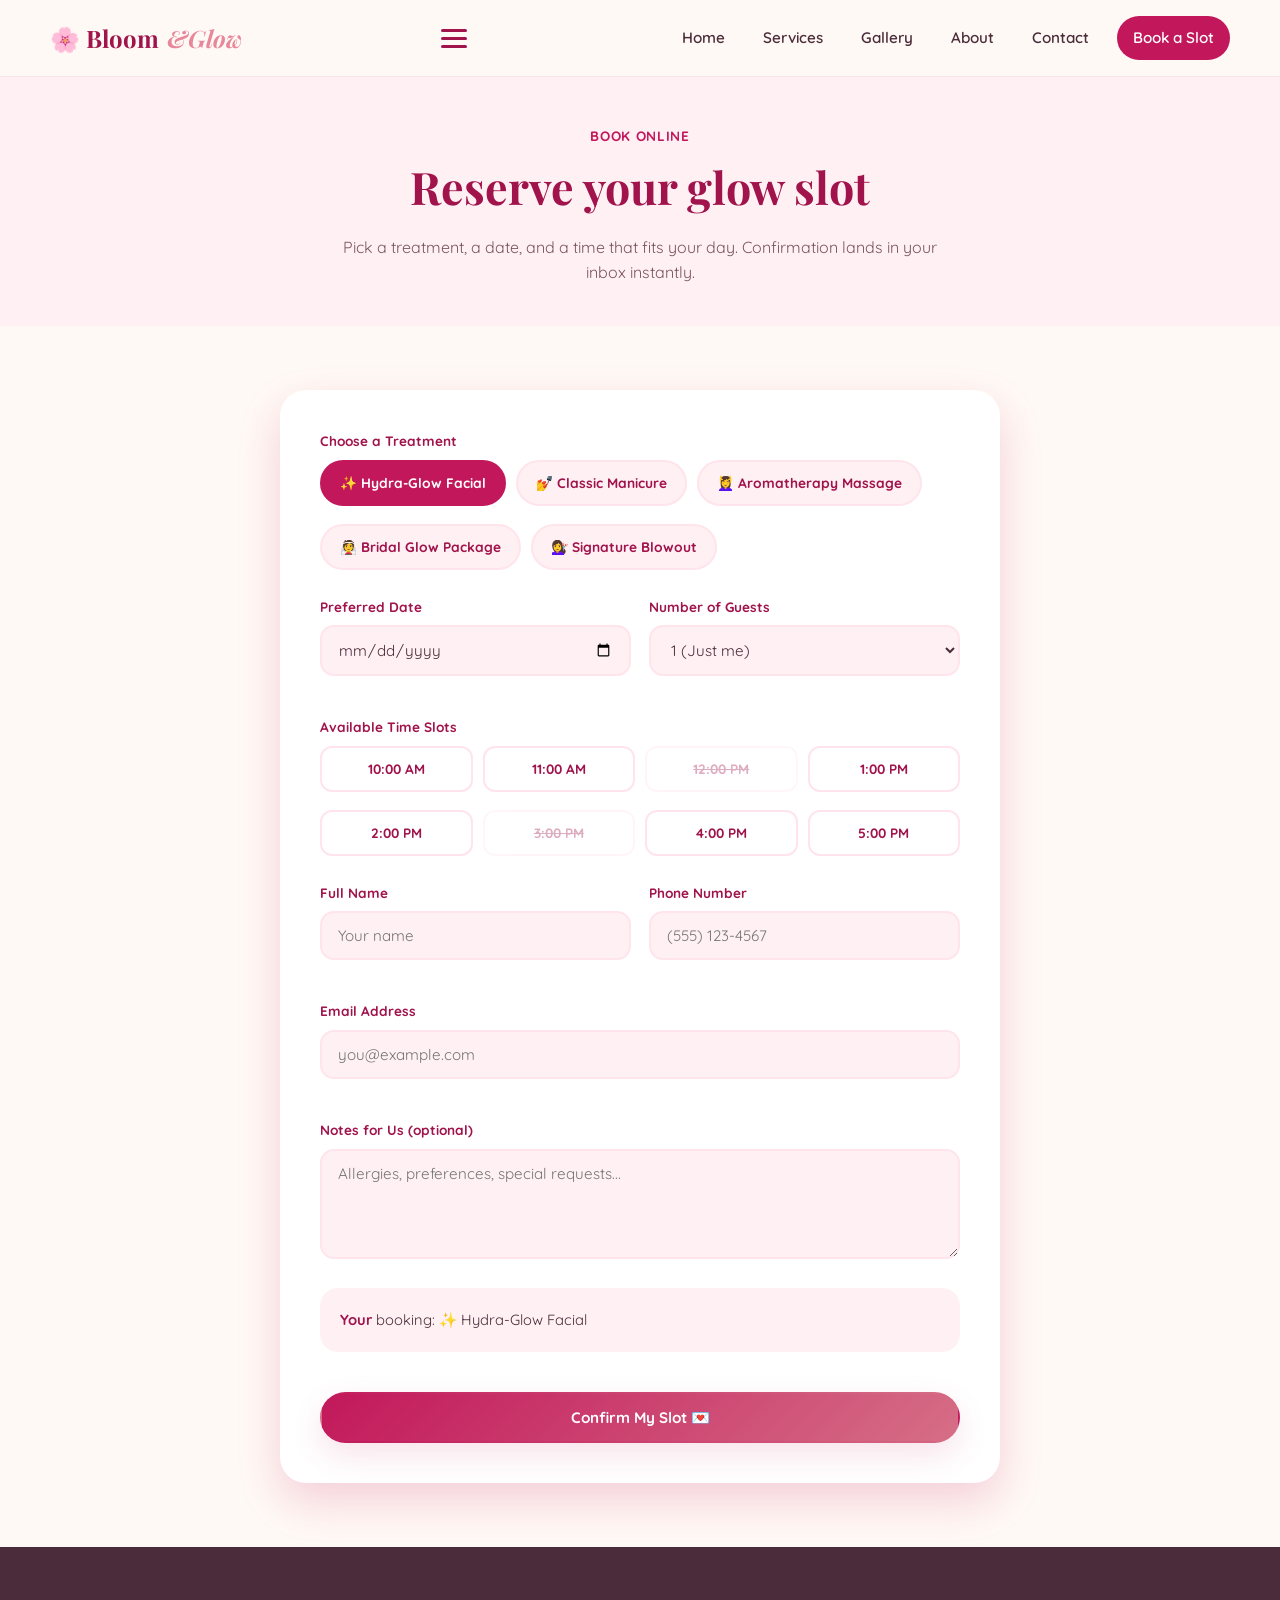
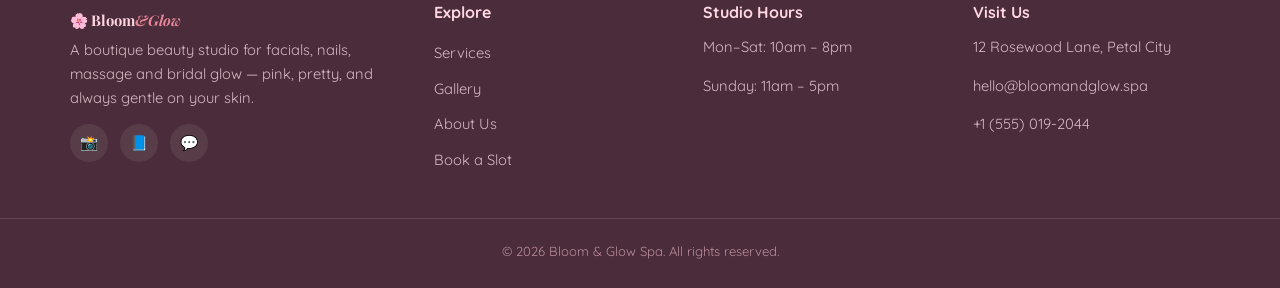
<file: book.html>
<!DOCTYPE html>
<html lang="en">
<head>
<meta charset="UTF-8">
<meta name="viewport" content="width=device-width, initial-scale=1.0">
<title>Book a Slot — Bloom & Glow Spa</title>
<meta name="description" content="Book your appointment at Bloom & Glow Spa in under a minute — choose your treatment, date and time.">
<link rel="stylesheet" href="assets/css/style.css">
</head>
<body>

<header class="site-header">
  <div class="container nav-wrap">
    <a href="index.html" class="logo">🌸 Bloom<span class="bloom">&Glow</span></a>
    <button class="nav-toggle" aria-label="Toggle navigation" aria-expanded="false">
      <span></span><span></span><span></span>
    </button>
    <nav class="nav-menu">
      <a href="index.html">Home</a>
      <a href="services.html">Services</a>
      <a href="gallery.html">Gallery</a>
      <a href="about.html">About</a>
      <a href="contact.html">Contact</a>
      <a href="book.html" class="nav-cta">Book a Slot</a>
    </nav>
  </div>
</header>

<main>
  <section class="page-hero section-alt">
    <div class="container">
      <p class="breadcrumb">Book Online</p>
      <h1>Reserve your glow slot</h1>
      <p style="max-width:60ch;margin:0 auto;color:#7a5563;">Pick a treatment, a date, and a time that fits your day. Confirmation lands in your inbox instantly.</p>
    </div>
  </section>

  <section>
    <div class="container" style="max-width:760px;">
      <div class="form-card">

        <form id="bookingForm" novalidate>

          <div class="form-row">
            <div class="field">
              <label>Choose a Treatment</label>
              <div class="pill-select">
                <input type="radio" name="service" id="svc1" value="Hydra-Glow Facial" checked>
                <label for="svc1">✨ Hydra-Glow Facial</label>

                <input type="radio" name="service" id="svc2" value="Classic Manicure">
                <label for="svc2">💅 Classic Manicure</label>

                <input type="radio" name="service" id="svc3" value="Aromatherapy Massage">
                <label for="svc3">💆‍♀️ Aromatherapy Massage</label>

                <input type="radio" name="service" id="svc4" value="Bridal Glow Package">
                <label for="svc4">👰 Bridal Glow Package</label>

                <input type="radio" name="service" id="svc5" value="Signature Blowout">
                <label for="svc5">💇‍♀️ Signature Blowout</label>
              </div>
            </div>
          </div>

          <div class="form-row two">
            <div class="field">
              <label for="bookingDate">Preferred Date</label>
              <input type="date" id="bookingDate" name="date" required>
              <div class="error-msg"></div>
            </div>
            <div class="field">
              <label for="bookingGuests">Number of Guests</label>
              <select id="bookingGuests" name="guests">
                <option>1 (Just me)</option>
                <option>2</option>
                <option>3</option>
                <option>4+</option>
              </select>
            </div>
          </div>

          <div class="form-row">
            <div class="field">
              <label>Available Time Slots</label>
              <div class="slot-grid">
                <input type="radio" name="slot" id="s1" value="10:00 AM">
                <label for="s1">10:00 AM</label>

                <input type="radio" name="slot" id="s2" value="11:00 AM">
                <label for="s2">11:00 AM</label>

                <input type="radio" name="slot" id="s3" value="12:00 PM" disabled>
                <label for="s3">12:00 PM</label>

                <input type="radio" name="slot" id="s4" value="1:00 PM">
                <label for="s4">1:00 PM</label>

                <input type="radio" name="slot" id="s5" value="2:00 PM">
                <label for="s5">2:00 PM</label>

                <input type="radio" name="slot" id="s6" value="3:00 PM" disabled>
                <label for="s6">3:00 PM</label>

                <input type="radio" name="slot" id="s7" value="4:00 PM">
                <label for="s7">4:00 PM</label>

                <input type="radio" name="slot" id="s8" value="5:00 PM">
                <label for="s8">5:00 PM</label>
              </div>
            </div>
          </div>

          <div class="form-row two">
            <div class="field">
              <label for="bookingName">Full Name</label>
              <input type="text" id="bookingName" name="name" required placeholder="Your name">
              <div class="error-msg"></div>
            </div>
            <div class="field">
              <label for="bookingPhone">Phone Number</label>
              <input type="tel" id="bookingPhone" name="phone" required placeholder="(555) 123-4567">
              <div class="error-msg"></div>
            </div>
          </div>

          <div class="form-row">
            <div class="field">
              <label for="bookingEmail">Email Address</label>
              <input type="email" id="bookingEmail" name="email" required placeholder="you@example.com">
              <div class="error-msg"></div>
            </div>
          </div>

          <div class="form-row">
            <div class="field">
              <label for="bookingNotes">Notes for Us (optional)</label>
              <textarea id="bookingNotes" name="notes" placeholder="Allergies, preferences, special requests..."></textarea>
            </div>
          </div>

          <div class="booking-summary" id="bookingSummary"></div>

          <button type="submit" class="btn btn-primary btn-block mt-lg">Confirm My Slot 💌</button>
        </form>

        <div class="form-success" id="bookingSuccess">
          <div class="check">✓</div>
          <h3>You're all booked!</h3>
          <p style="color:#7a5563;">A confirmation email is on its way. We can't wait to pamper you.</p>
          <a href="index.html" class="btn btn-outline mt-lg">Back to Home</a>
        </div>

      </div>
    </div>
  </section>
</main>

<footer class="site-footer">
  <div class="container footer-grid">
    <div>
      <a href="index.html" class="logo">🌸 Bloom<span class="bloom">&Glow</span></a>
      <p>A boutique beauty studio for facials, nails, massage and bridal glow — pink, pretty, and always gentle on your skin.</p>
      <div class="footer-social">
        <a href="#" aria-label="Instagram">📸</a>
        <a href="#" aria-label="Facebook">📘</a>
        <a href="#" aria-label="WhatsApp">💬</a>
      </div>
    </div>
    <div>
      <h4>Explore</h4>
      <a href="services.html">Services</a>
      <a href="gallery.html">Gallery</a>
      <a href="about.html">About Us</a>
      <a href="book.html">Book a Slot</a>
    </div>
    <div>
      <h4>Studio Hours</h4>
      <p>Mon–Sat: 10am – 8pm</p>
      <p>Sunday: 11am – 5pm</p>
    </div>
    <div>
      <h4>Visit Us</h4>
      <p>12 Rosewood Lane, Petal City</p>
      <p>hello@bloomandglow.spa</p>
      <p>+1 (555) 019-2044</p>
    </div>
  </div>
  <div class="footer-bottom">© <span class="year"></span> Bloom & Glow Spa. All rights reserved.</div>
</footer>

<script src="assets/js/script.js"></script>
</body>
</html>
</file>
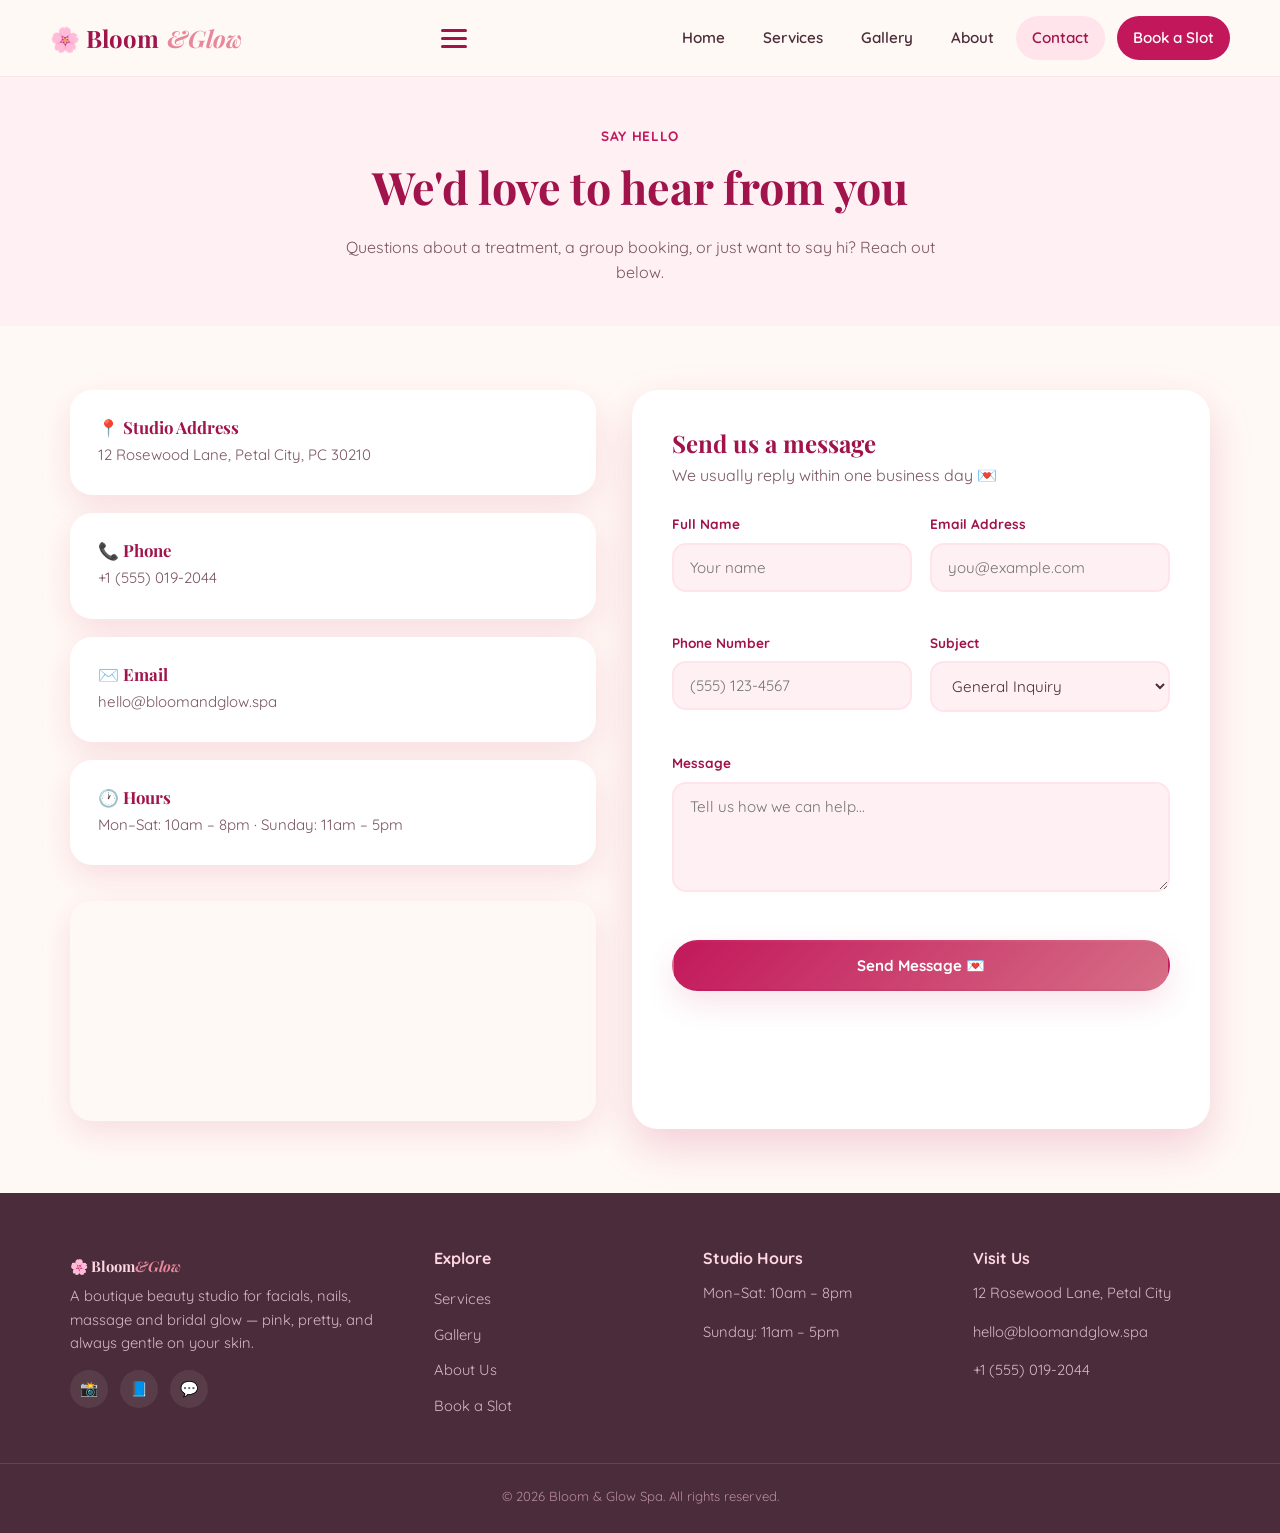
<file: contact.html>
<!DOCTYPE html>
<html lang="en">
<head>
<meta charset="UTF-8">
<meta name="viewport" content="width=device-width, initial-scale=1.0">
<title>Contact — Bloom & Glow Spa</title>
<meta name="description" content="Get in touch with Bloom & Glow Spa — visit us, call, or send a message.">
<link rel="stylesheet" href="assets/css/style.css">
</head>
<body>

<header class="site-header">
  <div class="container nav-wrap">
    <a href="index.html" class="logo">🌸 Bloom<span class="bloom">&Glow</span></a>
    <button class="nav-toggle" aria-label="Toggle navigation" aria-expanded="false">
      <span></span><span></span><span></span>
    </button>
    <nav class="nav-menu">
      <a href="index.html">Home</a>
      <a href="services.html">Services</a>
      <a href="gallery.html">Gallery</a>
      <a href="about.html">About</a>
      <a href="contact.html">Contact</a>
      <a href="book.html" class="nav-cta">Book a Slot</a>
    </nav>
  </div>
</header>

<main>
  <section class="page-hero section-alt">
    <div class="container">
      <p class="breadcrumb">Say Hello</p>
      <h1>We'd love to hear from you</h1>
      <p style="max-width:60ch;margin:0 auto;color:#7a5563;">Questions about a treatment, a group booking, or just want to say hi? Reach out below.</p>
    </div>
  </section>

  <section>
    <div class="container">
      <div class="contact-grid">

        <div>
          <div class="info-card">
            <h3>📍 Studio Address</h3>
            <p>12 Rosewood Lane, Petal City, PC 30210</p>
          </div>
          <div class="info-card">
            <h3>📞 Phone</h3>
            <p>+1 (555) 019-2044</p>
          </div>
          <div class="info-card">
            <h3>✉️ Email</h3>
            <p>hello@bloomandglow.spa</p>
          </div>
          <div class="info-card">
            <h3>🕐 Hours</h3>
            <p>Mon–Sat: 10am – 8pm · Sunday: 11am – 5pm</p>
          </div>
          <iframe class="map-frame" title="Studio location map" loading="lazy"
            src="https://maps.google.com/maps?q=New%20York&t=&z=13&ie=UTF8&iwloc=&output=embed"></iframe>
        </div>

        <div class="form-card">
          <h2 style="margin-bottom:6px;">Send us a message</h2>
          <p style="color:#7a5563;margin-bottom:24px;">We usually reply within one business day 💌</p>

          <form id="contactForm" novalidate>
            <div class="form-row two">
              <div class="field">
                <label for="cName">Full Name</label>
                <input type="text" id="cName" name="name" required placeholder="Your name">
                <div class="error-msg"></div>
              </div>
              <div class="field">
                <label for="cEmail">Email Address</label>
                <input type="email" id="cEmail" name="email" required placeholder="you@example.com">
                <div class="error-msg"></div>
              </div>
            </div>
            <div class="form-row two">
              <div class="field">
                <label for="cPhone">Phone Number</label>
                <input type="tel" id="cPhone" name="phone" placeholder="(555) 123-4567">
                <div class="error-msg"></div>
              </div>
              <div class="field">
                <label for="cSubject">Subject</label>
                <select id="cSubject" name="subject">
                  <option>General Inquiry</option>
                  <option>Booking Question</option>
                  <option>Bridal Package</option>
                  <option>Feedback</option>
                </select>
                <div class="error-msg"></div>
              </div>
            </div>
            <div class="form-row">
              <div class="field">
                <label for="cMessage">Message</label>
                <textarea id="cMessage" name="message" required placeholder="Tell us how we can help..."></textarea>
                <div class="error-msg"></div>
              </div>
            </div>
            <button type="submit" class="btn btn-primary btn-block">Send Message 💌</button>
          </form>

          <div class="form-success" id="contactSuccess">
            <div class="check">✓</div>
            <h3>Message sent!</h3>
            <p style="color:#7a5563;">Thanks for reaching out — our team will get back to you within one business day.</p>
          </div>
        </div>

      </div>
    </div>
  </section>
</main>

<footer class="site-footer">
  <div class="container footer-grid">
    <div>
      <a href="index.html" class="logo">🌸 Bloom<span class="bloom">&Glow</span></a>
      <p>A boutique beauty studio for facials, nails, massage and bridal glow — pink, pretty, and always gentle on your skin.</p>
      <div class="footer-social">
        <a href="#" aria-label="Instagram">📸</a>
        <a href="#" aria-label="Facebook">📘</a>
        <a href="#" aria-label="WhatsApp">💬</a>
      </div>
    </div>
    <div>
      <h4>Explore</h4>
      <a href="services.html">Services</a>
      <a href="gallery.html">Gallery</a>
      <a href="about.html">About Us</a>
      <a href="book.html">Book a Slot</a>
    </div>
    <div>
      <h4>Studio Hours</h4>
      <p>Mon–Sat: 10am – 8pm</p>
      <p>Sunday: 11am – 5pm</p>
    </div>
    <div>
      <h4>Visit Us</h4>
      <p>12 Rosewood Lane, Petal City</p>
      <p>hello@bloomandglow.spa</p>
      <p>+1 (555) 019-2044</p>
    </div>
  </div>
  <div class="footer-bottom">© <span class="year"></span> Bloom & Glow Spa. All rights reserved.</div>
</footer>

<script src="assets/js/script.js"></script>
</body>
</html>
</file>
<file: assets/css/style.css>
/* ============================================
   BLOOM & GLOW SPA — Stylesheet
   Palette: blush #FFE4EC · rose #E8879A · berry #C2185B
            plum #4A2C3A · gold #D4A574 · cream #FFF9F5
   Type: Playfair Display (display) + Quicksand (body/nav)
   ============================================ */

@import url('https://fonts.googleapis.com/css2?family=Playfair+Display:ital,wght@0,500;0,600;0,700;1,500&family=Quicksand:wght@400;500;600;700&display=swap');

:root{
  --blush:#FFE4EC;
  --blush-soft:#FFF0F4;
  --rose:#E8879A;
  --rose-deep:#D66E86;
  --berry:#C2185B;
  --berry-dark:#A0134B;
  --plum:#4A2C3A;
  --gold:#D4A574;
  --cream:#FFF9F5;
  --white:#FFFFFF;

  --font-display:'Playfair Display', Georgia, serif;
  --font-body:'Quicksand', 'Segoe UI', sans-serif;

  --radius-petal: 42% 58% 65% 35% / 45% 40% 60% 55%;
  --radius-petal-2: 60% 40% 35% 65% / 55% 45% 55% 45%;
  --shadow-soft: 0 12px 32px rgba(194, 24, 91, 0.12);
  --shadow-lift: 0 18px 44px rgba(194, 24, 91, 0.18);
}

*, *::before, *::after{ box-sizing: border-box; }
html{ scroll-behavior: smooth; }
body{
  margin:0;
  font-family: var(--font-body);
  color: var(--plum);
  background: var(--cream);
  line-height: 1.6;
  -webkit-font-smoothing: antialiased;
}
img{ max-width:100%; display:block; }
a{ color:inherit; text-decoration:none; }
ul{ list-style:none; margin:0; padding:0; }
h1,h2,h3,h4{
  font-family: var(--font-display);
  color: var(--berry-dark);
  margin: 0 0 .5em;
  line-height: 1.15;
}
p{ margin:0 0 1em; }
.container{
  width:100%;
  max-width: 1180px;
  margin: 0 auto;
  padding: 0 20px;
}
section{ padding: 64px 0; position:relative; }

/* focus visibility */
a:focus-visible, button:focus-visible, input:focus-visible, textarea:focus-visible, select:focus-visible{
  outline: 3px solid var(--gold);
  outline-offset: 3px;
}

/* ---------- reduced motion ---------- */
@media (prefers-reduced-motion: reduce){
  *{ animation-duration: 0.001ms !important; animation-iteration-count: 1 !important; transition-duration: 0.001ms !important; scroll-behavior:auto !important; }
}

/* ---------- eyebrow / kicker ---------- */
.eyebrow{
  display:inline-flex;
  align-items:center;
  gap:8px;
  font-family: var(--font-body);
  font-weight:700;
  letter-spacing:.14em;
  text-transform:uppercase;
  font-size: .74rem;
  color: var(--berry);
  margin-bottom: 14px;
}
.eyebrow::before{
  content:"";
  width:22px; height:2px;
  background: var(--gold);
  display:inline-block;
  border-radius:2px;
}

/* ---------- buttons ---------- */
.btn{
  display:inline-flex;
  align-items:center;
  justify-content:center;
  gap:8px;
  font-family: var(--font-body);
  font-weight:700;
  font-size:.95rem;
  padding: 14px 30px;
  border-radius: 999px;
  border: 2px solid transparent;
  cursor:pointer;
  transition: transform .25s ease, box-shadow .25s ease, background .25s ease, color .25s ease;
}
.btn-primary{
  background: linear-gradient(135deg, var(--berry), var(--rose-deep));
  color: var(--white);
  box-shadow: var(--shadow-soft);
}
.btn-primary:hover{ transform: translateY(-2px); box-shadow: var(--shadow-lift); }
.btn-outline{
  background: transparent;
  border-color: var(--berry);
  color: var(--berry);
}
.btn-outline:hover{ background: var(--berry); color: var(--white); transform: translateY(-2px); }
.btn-block{ width:100%; }

/* ============ HEADER / NAV ============ */
.site-header{
  position: sticky; top:0; z-index: 200;
  background: rgba(255, 249, 245, 0.92);
  backdrop-filter: blur(8px);
  border-bottom: 1px solid rgba(194,24,91,0.08);
}
.nav-wrap{
  display:flex;
  align-items:center;
  justify-content:space-between;
  padding: 16px 0;
}
.logo{
  font-family: var(--font-display);
  font-weight:700;
  font-size: 1.5rem;
  color: var(--berry-dark);
  display:flex;
  align-items:center;
  gap:8px;
}
.logo span.bloom{ color: var(--rose); font-style:italic; }
.nav-toggle{
  display:flex;
  flex-direction:column;
  gap:5px;
  background:none;
  border:none;
  cursor:pointer;
  padding:8px;
  z-index: 210;
}
.nav-toggle span{
  width:26px; height:3px; border-radius:3px;
  background: var(--berry-dark);
  transition: transform .3s ease, opacity .3s ease;
}
.nav-toggle.open span:nth-child(1){ transform: translateY(8px) rotate(45deg); }
.nav-toggle.open span:nth-child(2){ opacity:0; }
.nav-toggle.open span:nth-child(3){ transform: translateY(-8px) rotate(-45deg); }

.nav-menu{
  display:flex;
  gap:6px;
  align-items:center;
}
.nav-menu a{
  font-weight:600;
  font-size:.95rem;
  padding: 10px 16px;
  border-radius: 999px;
  color: var(--plum);
  transition: background .2s ease, color .2s ease;
  white-space:nowrap;
}
.nav-menu a:hover, .nav-menu a.active{
  background: var(--blush);
  color: var(--berry-dark);
}
.nav-menu a.nav-cta{
  background: var(--berry);
  color: var(--white);
  margin-left:6px;
}
.nav-menu a.nav-cta:hover{ background: var(--berry-dark); color:var(--white); }

@media (max-width: 860px){
  .nav-toggle{ display:flex; }
  .nav-menu{
    position: fixed;
    top:0; right:0;
    height:100vh;
    width: min(78vw, 320px);
    background: var(--cream);
    flex-direction:column;
    align-items:stretch;
    padding: 90px 26px 26px;
    box-shadow: -10px 0 40px rgba(74,44,58,0.18);
    transform: translateX(100%);
    transition: transform .35s ease;
    gap:10px;
  }
  .nav-menu.open{ transform: translateX(0); }
  .nav-menu a{ text-align:left; padding:14px 16px; font-size:1.05rem; }
  .nav-menu a.nav-cta{ margin-left:0; margin-top:8px; text-align:center; }
}

/* ============ HERO ============ */
.hero{
  padding: 56px 0 70px;
  overflow:hidden;
  position:relative;
}
.hero .container{
  display:grid;
  grid-template-columns: 1fr;
  gap: 40px;
  align-items:center;
}
.hero-copy h1{
  font-size: clamp(2.2rem, 6vw, 3.4rem);
}
.hero-copy h1 em{
  font-style:italic;
  color: var(--rose);
}
.hero-copy p.lede{
  font-size:1.08rem;
  max-width: 46ch;
  color: #6b4b58;
}
.hero-actions{
  display:flex; flex-wrap:wrap; gap:14px;
  margin-top: 26px;
}
.hero-stats{
  display:flex; gap:28px; margin-top:36px; flex-wrap:wrap;
}
.hero-stats div strong{
  display:block;
  font-family: var(--font-display);
  font-size:1.6rem;
  color: var(--berry-dark);
}
.hero-stats div span{
  font-size:.82rem;
  color:#8a6474;
  text-transform:uppercase;
  letter-spacing:.06em;
}
.hero-art{
  position:relative;
  min-height: 320px;
}
.petal-frame{
  width: 100%;
  max-width: 420px;
  margin: 0 auto;
  aspect-ratio: 1/1.05;
  border-radius: var(--radius-petal);
  overflow:hidden;
  box-shadow: var(--shadow-lift);
  position:relative;
  background: var(--blush);
}
.petal-frame img{ width:100%; height:100%; object-fit:cover; }
.floating-badge{
  position:absolute;
  bottom: -18px; left: -18px;
  background: var(--white);
  border-radius: 20px;
  padding: 14px 18px;
  box-shadow: var(--shadow-soft);
  display:flex; align-items:center; gap:10px;
  font-weight:700;
  font-size:.88rem;
  animation: float 5s ease-in-out infinite;
}
.floating-badge .dot{
  width:10px; height:10px; border-radius:50%;
  background: var(--gold);
}
@keyframes float{
  0%,100%{ transform: translateY(0); }
  50%{ transform: translateY(-10px); }
}

@media (min-width: 900px){
  .hero .container{ grid-template-columns: 1.05fr 0.95fr; }
}

/* petal scatter background decoration */
.petal-scatter{ position:absolute; inset:0; pointer-events:none; z-index:0; overflow:hidden; }
.petal-scatter i{
  position:absolute;
  width: 34px; height:34px;
  background: var(--rose);
  opacity:.18;
  border-radius: var(--radius-petal);
  animation: drift 14s ease-in-out infinite;
}
.petal-scatter i:nth-child(1){ top:8%; left:6%; width:50px; height:50px; animation-delay:0s;}
.petal-scatter i:nth-child(2){ top:60%; left:2%; width:26px; height:26px; animation-delay:2s; background:var(--gold);}
.petal-scatter i:nth-child(3){ top:20%; right:8%; width:40px; height:40px; animation-delay:4s;}
.petal-scatter i:nth-child(4){ bottom:10%; right:14%; width:60px; height:60px; animation-delay:1s; background:var(--gold);}
.petal-scatter i:nth-child(5){ top:40%; left:48%; width:20px; height:20px; animation-delay:3s;}
@keyframes drift{
  0%,100%{ transform: translateY(0) rotate(0deg); }
  50%{ transform: translateY(-18px) rotate(20deg); }
}

/* wave divider (signature) */
.wave-divider{
  display:block;
  width:100%;
  height: 70px;
  margin-top:-2px;
}
.section-alt{ background: var(--blush-soft); }

/* ============ SECTION HEADINGS ============ */
.section-head{
  text-align:center;
  max-width: 640px;
  margin: 0 auto 44px;
}
.section-head h2{ font-size: clamp(1.7rem, 4vw, 2.4rem); }
.section-head p{ color:#7a5563; }

/* ============ CARDS GRID (services preview / home) ============ */
.grid-3{
  display:grid;
  gap: 26px;
  grid-template-columns: 1fr;
}
@media (min-width:640px){ .grid-3{ grid-template-columns: repeat(2,1fr);} }
@media (min-width:960px){ .grid-3{ grid-template-columns: repeat(3,1fr);} }

.card{
  background: var(--white);
  border-radius: 22px;
  padding: 30px 26px;
  box-shadow: var(--shadow-soft);
  transition: transform .25s ease, box-shadow .25s ease;
  border: 1px solid rgba(194,24,91,0.06);
}
.card:hover{ transform: translateY(-6px); box-shadow: var(--shadow-lift); }
.card .icon-blob{
  width:56px; height:56px;
  border-radius: var(--radius-petal-2);
  background: var(--blush);
  display:flex; align-items:center; justify-content:center;
  font-size:1.5rem;
  margin-bottom:16px;
}
.card h3{ font-size:1.2rem; margin-bottom:8px; }
.card p{ color:#7a5563; font-size:.95rem; margin-bottom:0; }

/* ============ FOOTER ============ */
.site-footer{
  background: var(--plum);
  color: #f4dde5;
  padding: 56px 0 26px;
}
.footer-grid{
  display:grid;
  gap:32px;
  grid-template-columns: 1fr;
}
@media (min-width:760px){ .footer-grid{ grid-template-columns: 1.4fr 1fr 1fr 1fr; } }
.site-footer h4{ color:#ffd6e2; font-size:1rem; margin-bottom:14px; font-family: var(--font-body); font-weight:700;}
.site-footer .logo{ color:#ffd6e2; }
.site-footer .logo span.bloom{ color: var(--rose); }
.site-footer p{ color:#d8b7c3; font-size:.92rem; }
.footer-grid a{
  display:block;
  color:#d8b7c3;
  font-size:.92rem;
  padding:6px 0;
  transition: color .2s ease;
}
.footer-grid a:hover{ color:#ffd6e2; }
.footer-social{ display:flex; gap:12px; margin-top:14px; }
.footer-social a{
  width:38px; height:38px; border-radius:50%;
  background: rgba(255,255,255,0.08);
  display:flex; align-items:center; justify-content:center;
  padding:0;
}
.footer-social a:hover{ background: var(--berry); }
.footer-bottom{
  border-top: 1px solid rgba(255,255,255,0.12);
  margin-top: 40px;
  padding-top: 22px;
  text-align:center;
  font-size:.82rem;
  color:#b98c9b;
}

/* ============ PAGE HERO (inner pages) ============ */
.page-hero{
  padding: 48px 0 40px;
  text-align:center;
  position:relative;
  overflow:hidden;
}
.page-hero h1{ font-size: clamp(2rem, 5vw, 2.8rem); }
.breadcrumb{
  font-size:.85rem;
  color: var(--berry);
  font-weight:700;
  letter-spacing:.05em;
  text-transform:uppercase;
}

/* ============ SERVICES PAGE ============ */
.tabs{
  display:flex; flex-wrap:wrap; gap:10px; justify-content:center;
  margin-bottom: 40px;
}
.tab-btn{
  background: var(--white);
  border: 2px solid var(--blush);
  padding: 10px 20px;
  border-radius: 999px;
  font-weight:700;
  font-size:.9rem;
  cursor:pointer;
  color: var(--plum);
  transition: all .2s ease;
}
.tab-btn:hover{ border-color: var(--rose); }
.tab-btn.active{
  background: var(--berry);
  border-color: var(--berry);
  color: var(--white);
}
.service-group{ display:none; }
.service-group.active{ display:block; animation: fadeIn .4s ease; }
@keyframes fadeIn{ from{opacity:0; transform:translateY(8px);} to{opacity:1; transform:translateY(0);} }

.service-list{ display:grid; gap:22px; grid-template-columns: 1fr; }
@media (min-width:700px){ .service-list{ grid-template-columns: 1fr 1fr; } }
.service-item{
  display:flex; gap:18px;
  background: var(--white);
  border-radius: 20px;
  padding: 20px;
  box-shadow: var(--shadow-soft);
}
.service-item .thumb{
  width: 84px; height:84px; flex:none;
  border-radius: var(--radius-petal);
  overflow:hidden;
  background: var(--blush);
}
.service-item .thumb img{ width:100%; height:100%; object-fit:cover; }
.service-item .info{ flex:1; }
.service-item .info h4{ font-family:var(--font-display); color:var(--berry-dark); margin:0 0 4px; font-size:1.08rem; }
.service-item .info .price{ color: var(--gold); font-weight:700; font-size:.85rem; }
.service-item .info p{ font-size:.88rem; color:#7a5563; margin: 6px 0 0; }

/* ============ GALLERY PAGE ============ */
.filter-bar{
  display:flex; flex-wrap:wrap; gap:10px; justify-content:center;
  margin-bottom: 34px;
}
.gallery-grid{
  display:grid;
  gap: 16px;
  grid-template-columns: repeat(2, 1fr);
}
@media (min-width:640px){ .gallery-grid{ grid-template-columns: repeat(3, 1fr); } }
@media (min-width:960px){ .gallery-grid{ grid-template-columns: repeat(4, 1fr); } }
.gallery-item{
  border-radius:18px;
  overflow:hidden;
  cursor:pointer;
  position:relative;
  aspect-ratio: 1/1;
  box-shadow: var(--shadow-soft);
  transition: transform .3s ease;
}
.gallery-item:hover{ transform: scale(1.03); }
.gallery-item img{ width:100%; height:100%; object-fit:cover; transition: transform .4s ease; }
.gallery-item:hover img{ transform: scale(1.08); }
.gallery-item .tag{
  position:absolute; bottom:10px; left:10px;
  background: rgba(255,255,255,0.9);
  color: var(--berry-dark);
  font-size:.72rem; font-weight:700;
  padding: 5px 12px; border-radius: 999px;
}
.gallery-item.hidden{ display:none; }

/* lightbox */
.lightbox{
  position:fixed; inset:0; background: rgba(74,44,58,0.86);
  display:none; align-items:center; justify-content:center;
  z-index: 300; padding: 24px;
}
.lightbox.open{ display:flex; }
.lightbox-inner{ max-width: 640px; width:100%; text-align:center; }
.lightbox-inner img{ border-radius: 18px; max-height: 70vh; margin:0 auto 16px; box-shadow: var(--shadow-lift); }
.lightbox-close{
  position:absolute; top: 20px; right: 24px;
  background: var(--white); border:none; border-radius:50%;
  width:42px; height:42px; font-size:1.2rem; cursor:pointer; color: var(--berry-dark);
}
.lightbox-caption{ color: #ffe4ec; font-weight:600; }

/* ============ ABOUT PAGE ============ */
.about-hero-grid{
  display:grid; gap:36px; align-items:center;
  grid-template-columns: 1fr;
}
@media (min-width:900px){ .about-hero-grid{ grid-template-columns: 1fr 1fr; } }
.timeline{ margin-top: 20px; }
.timeline-item{
  display:flex; gap:18px; margin-bottom: 26px; position:relative;
}
.timeline-item .yr{
  flex:none; width:64px; height:64px;
  background: var(--blush);
  border-radius: var(--radius-petal-2);
  display:flex; align-items:center; justify-content:center;
  font-family: var(--font-display); font-weight:700; color: var(--berry-dark);
  font-size:.95rem;
}
.team-grid{ display:grid; gap:26px; grid-template-columns: repeat(2,1fr); margin-top: 20px; }
@media (min-width:760px){ .team-grid{ grid-template-columns: repeat(4,1fr); } }
.team-card{ text-align:center; }
.team-card .photo{
  border-radius: var(--radius-petal);
  overflow:hidden; aspect-ratio:1/1; margin-bottom:12px;
  box-shadow: var(--shadow-soft);
}
.team-card .photo img{ width:100%; height:100%; object-fit:cover; }
.team-card h4{ font-size:1rem; margin-bottom:2px; }
.team-card span{ font-size:.8rem; color: var(--berry); font-weight:700; }

.value-strip{
  display:grid; gap:20px; grid-template-columns: 1fr;
  margin-top:10px;
}
@media (min-width:700px){ .value-strip{ grid-template-columns: repeat(3,1fr); } }

/* ============ CONTACT PAGE ============ */
.contact-grid{
  display:grid; gap: 36px;
  grid-template-columns: 1fr;
}
@media (min-width:900px){ .contact-grid{ grid-template-columns: 1fr 1.1fr; } }
.info-card{
  background: var(--white);
  border-radius: 22px;
  padding: 28px;
  box-shadow: var(--shadow-soft);
  margin-bottom: 18px;
}
.info-card h3{ font-size:1.05rem; margin-bottom:6px; }
.info-card p{ margin-bottom:0; color:#7a5563; font-size:.94rem; }
.map-frame{
  border-radius: 22px; overflow:hidden; box-shadow: var(--shadow-soft);
  margin-top: 18px; border:0; width:100%; height: 220px;
}

/* ============ FORMS (contact + booking) ============ */
.form-card{
  background: var(--white);
  border-radius: 26px;
  padding: clamp(24px, 4vw, 40px);
  box-shadow: var(--shadow-lift);
}
.form-row{ display:grid; gap:18px; grid-template-columns: 1fr; margin-bottom:18px; }
@media (min-width:600px){ .form-row.two{ grid-template-columns: 1fr 1fr; } }
.field label{
  display:block; font-weight:700; font-size:.85rem; margin-bottom:8px; color: var(--berry-dark);
}
.field input, .field select, .field textarea{
  width:100%;
  padding: 13px 16px;
  border-radius: 14px;
  border: 2px solid var(--blush);
  background: var(--blush-soft);
  font-family: var(--font-body);
  font-size:.95rem;
  color: var(--plum);
  transition: border-color .2s ease, background .2s ease;
}
.field input:focus, .field select:focus, .field textarea:focus{
  border-color: var(--rose);
  background: var(--white);
  outline:none;
}
.field textarea{ resize: vertical; min-height: 110px; }
.field .error-msg{
  color: var(--berry-dark);
  font-size: .78rem;
  margin-top:6px;
  min-height: 16px;
  font-weight:600;
}
.field.invalid input, .field.invalid select, .field.invalid textarea{ border-color:#d64545; }

.form-success{
  display:none;
  text-align:center;
  padding: 30px 10px;
}
.form-success.show{ display:block; }
.form-success .check{
  width:64px; height:64px; border-radius:50%;
  background: var(--blush);
  display:flex; align-items:center; justify-content:center;
  margin: 0 auto 16px; font-size:1.8rem; color: var(--berry-dark);
}

/* radio/pill selectors for booking */
.pill-select{ display:flex; flex-wrap:wrap; gap:10px; }
.pill-select input{ display:none; }
.pill-select label{
  padding: 10px 18px;
  border-radius: 999px;
  border: 2px solid var(--blush);
  background: var(--blush-soft);
  font-weight:700; font-size:.86rem;
  cursor:pointer;
  transition: all .2s ease;
}
.pill-select input:checked + label{
  background: var(--berry); border-color: var(--berry); color:var(--white);
}

.slot-grid{ display:grid; grid-template-columns: repeat(3,1fr); gap:10px; }
@media (min-width:500px){ .slot-grid{ grid-template-columns: repeat(4,1fr); } }
.slot-grid input{ display:none; }
.slot-grid label{
  text-align:center;
  padding: 10px 4px;
  border-radius: 12px;
  border: 2px solid var(--blush);
  font-size:.85rem; font-weight:700;
  cursor:pointer;
  transition: all .2s ease;
}
.slot-grid input:disabled + label{
  opacity:.35; cursor:not-allowed; text-decoration: line-through;
}
.slot-grid input:checked + label{
  background: var(--berry); border-color:var(--berry); color:var(--white);
}
.booking-summary{
  background: var(--blush-soft);
  border-radius: 18px;
  padding: 20px;
  margin-top: 22px;
  font-size:.92rem;
}
.booking-summary strong{ color: var(--berry-dark); }

/* ============ TESTIMONIALS ============ */
.testimonial-track{
  display:flex; gap:22px; overflow-x:auto; padding: 10px 4px 24px;
  scroll-snap-type: x mandatory;
}
.testimonial-card{
  flex: 0 0 clamp(260px, 80vw, 340px);
  scroll-snap-align:start;
  background: var(--white);
  border-radius: 22px;
  padding: 26px;
  box-shadow: var(--shadow-soft);
}
.testimonial-card .stars{ color: var(--gold); margin-bottom:10px; letter-spacing:2px; }
.testimonial-card p{ font-size:.94rem; color:#5f4450; }
.testimonial-card .who{ display:flex; align-items:center; gap:10px; margin-top:14px; }
.testimonial-card .who .avatar{
  width:38px; height:38px; border-radius:50%; overflow:hidden; background: var(--blush);
}
.testimonial-card .who .avatar img{ width:100%; height:100%; object-fit:cover; }
.testimonial-card .who span{ font-weight:700; font-size:.85rem; }

/* ============ CTA BAND ============ */
.cta-band{
  background: linear-gradient(120deg, var(--berry), var(--rose-deep));
  border-radius: 30px;
  padding: 46px clamp(20px,5vw,60px);
  text-align:center;
  color: var(--white);
  position:relative;
  overflow:hidden;
}
.cta-band h2{ color:var(--white); }
.cta-band p{ color: #ffe0e9; max-width:52ch; margin:0 auto 22px; }
.cta-band .btn-primary{ background: var(--white); color: var(--berry-dark); }
.cta-band .btn-primary:hover{ background: var(--gold); color:var(--white); }

/* utility */
.mt-lg{ margin-top: 40px; }
.text-center{ text-align:center; }
.badge-soft{
  display:inline-block; background: var(--blush); color:var(--berry-dark);
  font-size:.75rem; font-weight:700; padding:5px 12px; border-radius:999px; margin-bottom:10px;
}
</file>
